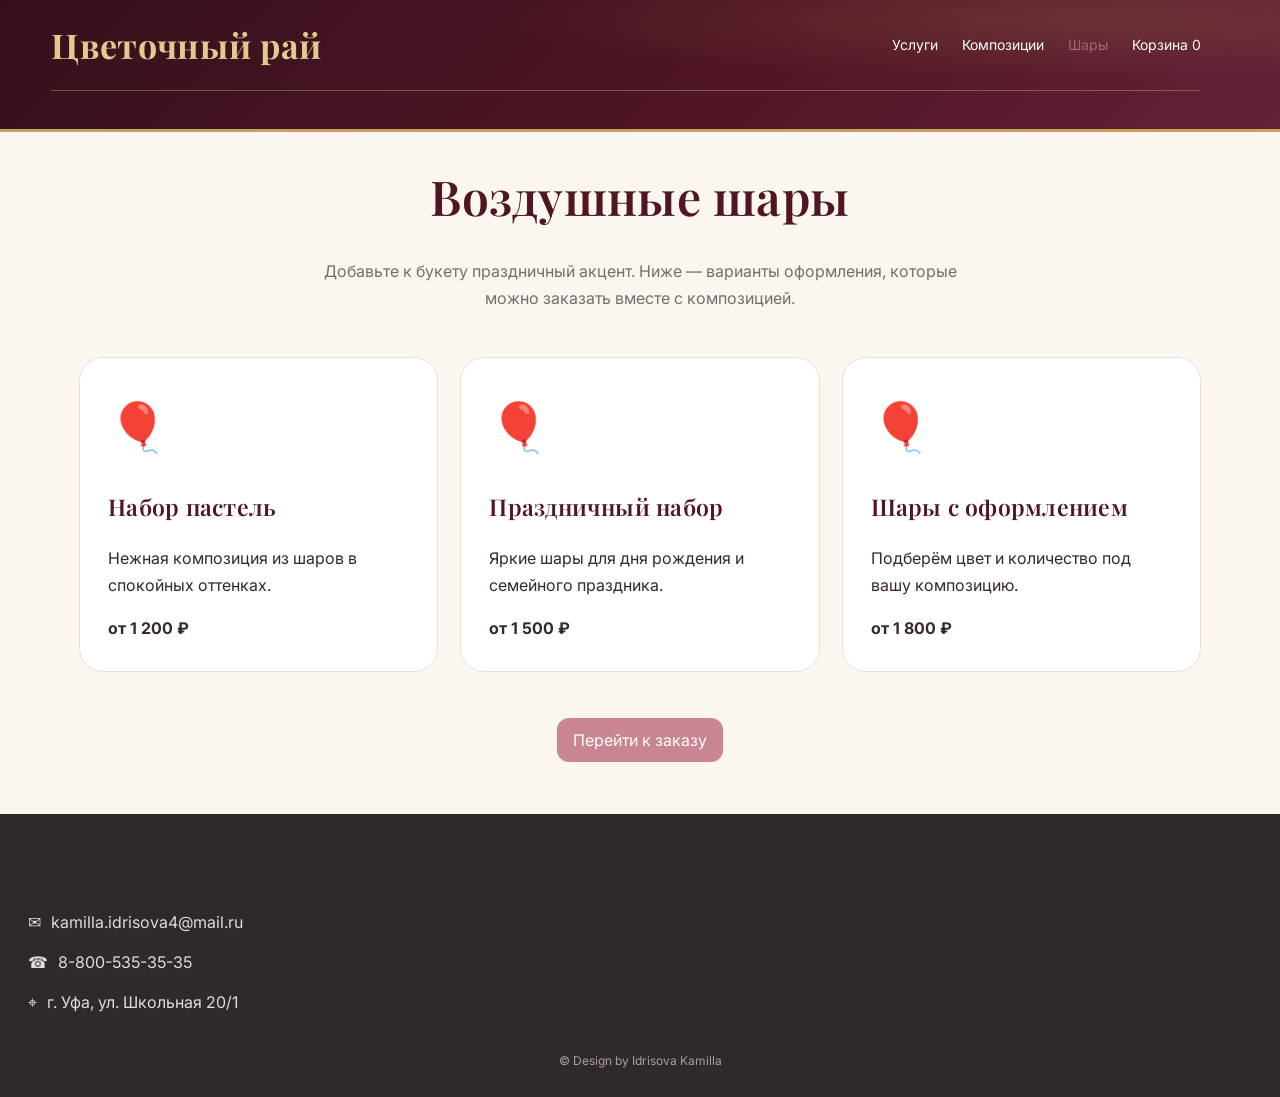
<file: balls.html>
<!doctype html><html lang="ru"><head><meta charset="UTF-8"><meta name="viewport" content="width=device-width,initial-scale=1.0"><link rel="stylesheet" href="styles/my.css"><title>Шары — Цветочный рай</title></head><body><div id="preloader"><div class="loader-box"><div class="loader-flower">✿</div><div class="loader-name">Цветочный рай</div><div class="loader-line"></div></div></div><header class="header"><div class="header__inner"><nav class="navigation"><a class="navigation__logo" href="index.html">Цветочный рай</a><ul class="navigation__menu"><li class="navigation__item"><a href="services.html">Услуги</a></li><li class="navigation__item"><a href="composition.html">Композиции</a></li><li class="navigation__item"><a class="active" href="balls.html">Шары</a></li><li class="navigation__item"><a href="cart.html">Корзина <span data-cart-count>0</span></a></li></ul></nav><div class="header__text"><div class="header__title"><h1>Цветочный рай</h1></div><p class="header__decription">Окунись в море красоты и ароматов</p></div></div></header><main class="main"><section class="page-hero"><h2 class="catalog__title">Воздушные шары</h2><p>Добавьте к букету праздничный акцент. Ниже — варианты оформления, которые можно заказать вместе с композицией.</p></section><div class="balls-grid"><article class="balls-card"><div class="balls-icon">🎈</div><h3>Набор пастель</h3><p>Нежная композиция из шаров в спокойных оттенках.</p><strong>от 1 200 ₽</strong></article><article class="balls-card"><div class="balls-icon">🎈</div><h3>Праздничный набор</h3><p>Яркие шары для дня рождения и семейного праздника.</p><strong>от 1 500 ₽</strong></article><article class="balls-card"><div class="balls-icon">🎈</div><h3>Шары с оформлением</h3><p>Подберём цвет и количество под вашу композицию.</p><strong>от 1 800 ₽</strong></article></div><div class="order"><a class="order__btn" href="cart.html">Перейти к заказу</a></div></main><footer class="footer"><div class="footer__inner"><div class="footer__content"><div class="contacts"><div class="contacts__item">✉ <span class="contacts__text"><a href="mailto:kamilla.idrisova4@mail.ru">kamilla.idrisova4@mail.ru</a></span></div><div class="contacts__item">☎ <span class="contacts__text"><a href="tel:+78005353535">8-800-535-35-35</a></span></div><div class="contacts__item">⌖ <span>г. Уфа, ул. Школьная 20/1</span></div></div></div></div><span class="copyright">© Design by Idrisova Kamilla</span></footer><script src="scripts.js"></script></body></html>
</file>
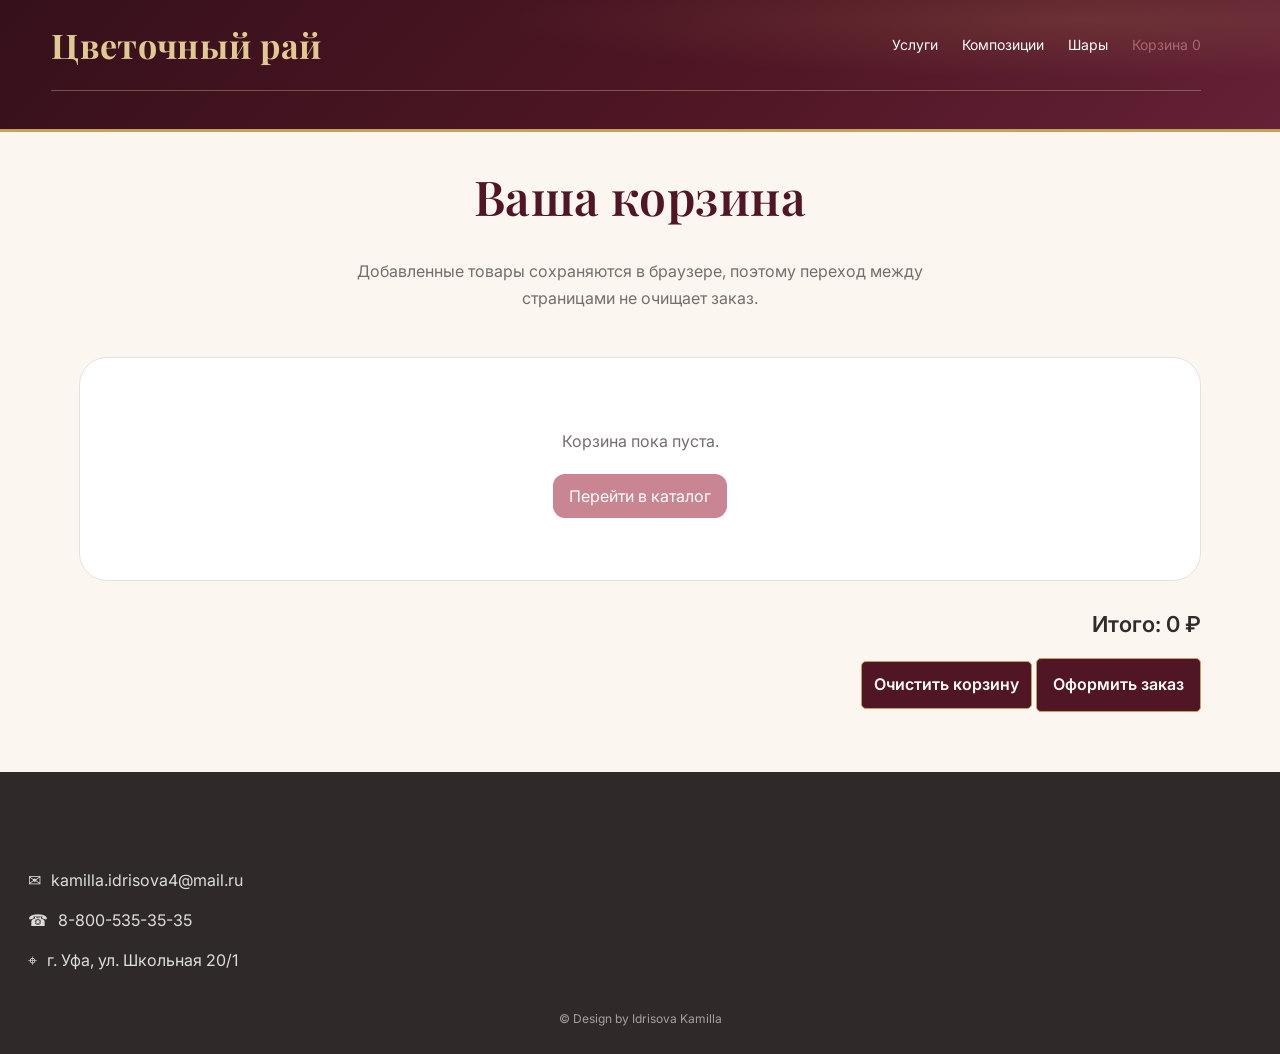
<file: cart.html>
<!doctype html><html lang="ru"><head><meta charset="UTF-8"><meta name="viewport" content="width=device-width,initial-scale=1.0"><link rel="stylesheet" href="styles/my.css"><title>Корзина — Цветочный рай</title></head><body><div id="preloader"><div class="loader-box"><div class="loader-flower">✿</div><div class="loader-name">Цветочный рай</div><div class="loader-line"></div></div></div><header class="header"><div class="header__inner"><nav class="navigation"><a class="navigation__logo" href="index.html">Цветочный рай</a><ul class="navigation__menu"><li class="navigation__item"><a href="services.html">Услуги</a></li><li class="navigation__item"><a href="composition.html">Композиции</a></li><li class="navigation__item"><a href="balls.html">Шары</a></li><li class="navigation__item"><a class="active" href="cart.html">Корзина <span data-cart-count>0</span></a></li></ul></nav><div class="header__text"><div class="header__title"><h1>Цветочный рай</h1></div><p class="header__decription">Окунись в море красоты и ароматов</p></div></div></header><main class="main"><section class="page-hero"><h2 class="catalog__title">Ваша корзина</h2><p>Добавленные товары сохраняются в браузере, поэтому переход между страницами не очищает заказ.</p></section><div class="cart-list" data-cart-list></div><div class="cart-empty" data-cart-empty>Корзина пока пуста.<br><br><a class="order__btn" href="index.html">Перейти в каталог</a></div><div class="cart-total">Итого: <span data-cart-total>0 ₽</span></div><div class="cart-actions"><button class="remove-btn" onclick="clearCart()">Очистить корзину</button> <button class="checkout-btn" onclick="alert('Спасибо! Для оформления заказа свяжитесь с нами по телефону 8-800-535-35-35.')">Оформить заказ</button></div></main><footer class="footer"><div class="footer__inner"><div class="footer__content"><div class="contacts"><div class="contacts__item">✉ <span class="contacts__text"><a href="mailto:kamilla.idrisova4@mail.ru">kamilla.idrisova4@mail.ru</a></span></div><div class="contacts__item">☎ <span class="contacts__text"><a href="tel:+78005353535">8-800-535-35-35</a></span></div><div class="contacts__item">⌖ <span>г. Уфа, ул. Школьная 20/1</span></div></div></div></div><span class="copyright">© Design by Idrisova Kamilla</span></footer><script src="scripts.js"></script></body></html>
</file>
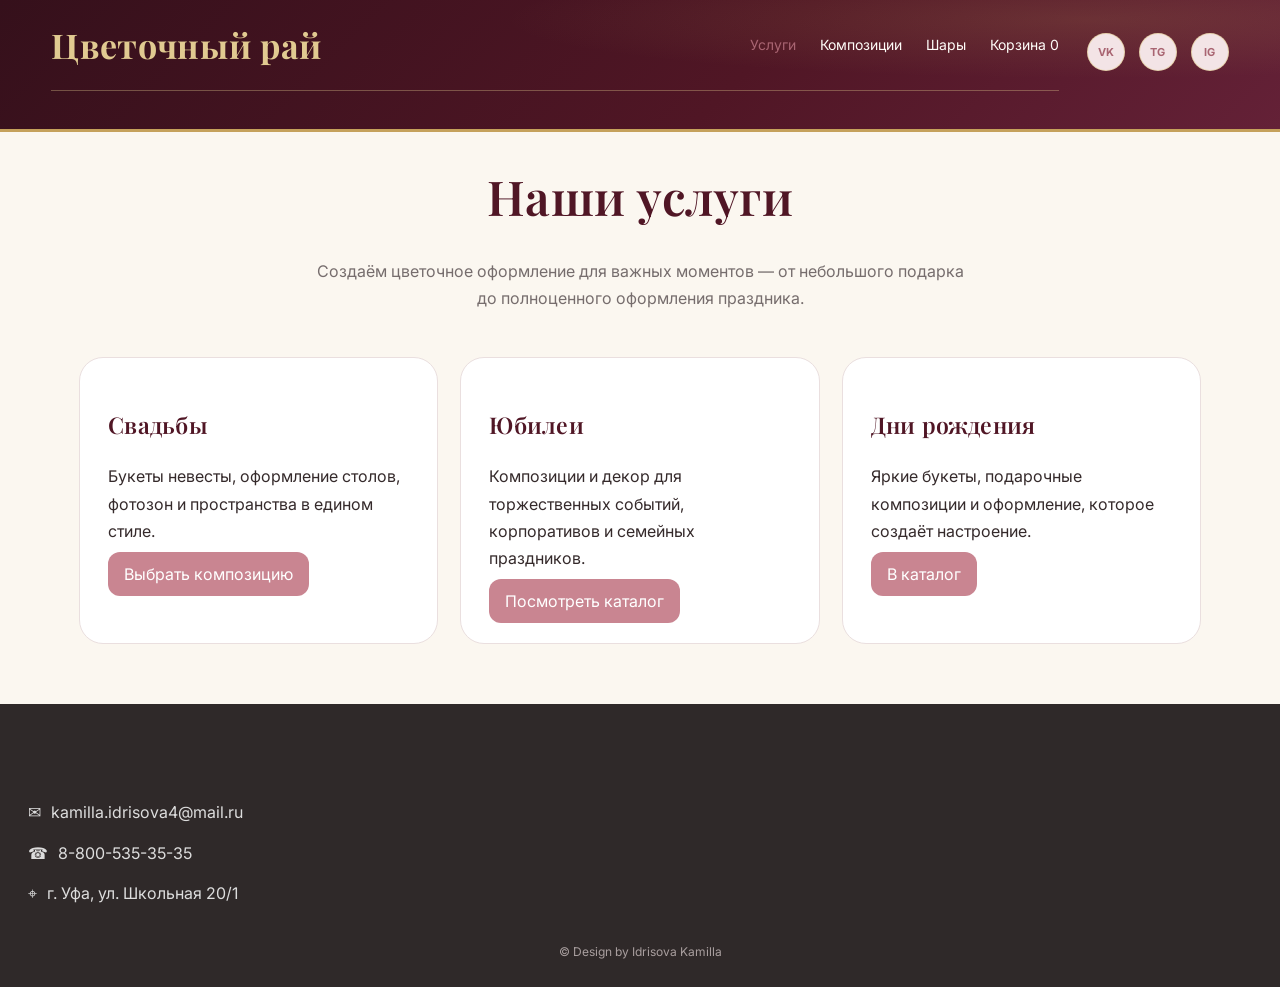
<file: services.html>
<!doctype html><html lang="ru"><head><meta charset="UTF-8"><meta name="viewport" content="width=device-width,initial-scale=1.0"><link rel="stylesheet" href="styles/my.css"><title>Услуги — Цветочный рай</title></head><body><div id="preloader"><div class="loader-box"><div class="loader-flower">✿</div><div class="loader-name">Цветочный рай</div><div class="loader-line"></div></div></div><header class="header"><div class="header__inner"><nav class="navigation"><a class="navigation__logo" href="index.html">Цветочный рай</a><ul class="navigation__menu"><li class="navigation__item"><a class="active" href="services.html">Услуги</a></li><li class="navigation__item"><a href="composition.html">Композиции</a></li><li class="navigation__item"><a href="balls.html">Шары</a></li><li class="navigation__item"><a href="cart.html">Корзина <span data-cart-count>0</span></a></li></ul></nav><div class="header__text"><div class="header__title"><h1>Цветочный рай</h1></div><p class="header__decription">Окунись в море красоты и ароматов</p></div><ul class="sociales"><li class="sociales__item"><a class="sociales__link vk" href="https://vk.com/flowerschesnokowka"></a></li><li class="sociales__item"><a class="sociales__link tg" href="#"></a></li><li class="sociales__item"><a class="sociales__link inst" href="https://instagram.com/kkkkamilo4ka"></a></li></ul></div></header><main class="main"><section class="page-hero"><h2 class="catalog__title">Наши услуги</h2><p>Создаём цветочное оформление для важных моментов — от небольшого подарка до полноценного оформления праздника.</p></section><div class="info-grid"><article class="info-card"><h3>Свадьбы</h3><p>Букеты невесты, оформление столов, фотозон и пространства в едином стиле.</p><a class="product-card__btn" href="composition.html">Выбрать композицию</a></article><article class="info-card"><h3>Юбилеи</h3><p>Композиции и декор для торжественных событий, корпоративов и семейных праздников.</p><a class="product-card__btn" href="composition.html">Посмотреть каталог</a></article><article class="info-card"><h3>Дни рождения</h3><p>Яркие букеты, подарочные композиции и оформление, которое создаёт настроение.</p><a class="product-card__btn" href="index.html#catalog">В каталог</a></article></div></main><footer class="footer"><div class="footer__inner"><div class="footer__content"><div class="contacts"><div class="contacts__item">✉ <span class="contacts__text"><a href="mailto:kamilla.idrisova4@mail.ru">kamilla.idrisova4@mail.ru</a></span></div><div class="contacts__item">☎ <span class="contacts__text"><a href="tel:+78005353535">8-800-535-35-35</a></span></div><div class="contacts__item">⌖ <span>г. Уфа, ул. Школьная 20/1</span></div></div></div></div><span class="copyright">© Design by Idrisova Kamilla</span></footer><script src="scripts.js"></script></body></html>
</file>
<file: styles/my.css>
@import url('https://fonts.googleapis.com/css2?family=Inter:wght@400;500;600;700&family=Playfair+Display:wght@500;600;700&display=swap');
:root{--bg:#fffaf8;--paper:#fff;--ink:#2f2929;--muted:#766d6d;--rose:#c98591;--rose-dark:#a96572;--line:#eadfdf;--shadow:0 14px 40px rgba(65,39,43,.10);--radius:22px}*{box-sizing:border-box}html{scroll-behavior:smooth}body{margin:0;background:var(--bg);color:var(--ink);font-family:Inter,Arial,sans-serif;line-height:1.6}body.loading{overflow:hidden}a{color:inherit;text-decoration:none}button{font:inherit}
#preloader{position:fixed;inset:0;background:var(--bg);z-index:9999;display:grid;place-items:center;transition:.45s}.loader-box{text-align:center}.loader-flower{font-size:42px;animation:pulse 1.1s infinite}.loader-name{font:600 28px 'Playfair Display',serif}.loader-line{width:150px;height:3px;background:#ead9dc;border-radius:99px;margin:18px auto;overflow:hidden}.loader-line:after{content:'';display:block;height:100%;width:45%;background:var(--rose);animation:load 1.2s infinite}.hidden{opacity:0;visibility:hidden}@keyframes load{from{transform:translateX(-100%)}to{transform:translateX(330%)}}@keyframes pulse{50%{transform:scale(1.12)}}
.header{background:rgba(255,250,248,.94);border-bottom:1px solid var(--line);position:sticky;top:0;z-index:100;backdrop-filter:blur(12px)}.header__inner{max-width:1450px;margin:auto;padding:16px 28px;display:grid;grid-template-columns:minmax(0,1fr) auto minmax(0,auto);align-items:center;gap:24px}.navigation{display:flex;align-items:center;gap:22px;min-width:0}.navigation__logo{font:600 23px 'Playfair Display',serif;white-space:nowrap;flex-shrink:0}.navigation__menu{display:flex;gap:15px;list-style:none;padding:0;margin:0;align-items:center;white-space:nowrap;min-width:0}.navigation__item a{font-size:14px;color:#4f4747;transition:.2s;white-space:nowrap}.navigation__item a:hover,.navigation__item a.active{color:var(--rose-dark)}.header__text{text-align:center}.header__title h1{font:600 34px 'Playfair Display',serif;margin:0}.header__decription{margin:0;color:var(--muted);font-size:13px}.sociales{list-style:none;display:flex;justify-content:flex-end;gap:9px;margin:0;padding:0}.sociales__link{width:34px;height:34px;border-radius:50%;background:#f3e4e6;display:block;position:relative}.sociales__link:after{position:absolute;inset:0;display:grid;place-items:center;font-size:11px;font-weight:700;color:var(--rose-dark)}.vk:after,.vk1:after{content:'VK'}.tg:after,.tg1:after{content:'TG'}.inst:after,.inst1:after{content:'IG'}.sociales__link:hover{transform:translateY(-2px)}
.main{max-width:1240px;margin:auto;padding:54px 28px 70px}.catalog__title,.section__title,.composition__title{font:600 clamp(30px,4vw,48px) 'Playfair Display',serif;text-align:center;margin:0 0 30px}.composition__subtitle{text-align:center;color:var(--muted);margin:-20px 0 35px}.card-container{display:grid;grid-template-columns:repeat(4,1fr);gap:24px}.product-card{background:var(--paper);border:1px solid var(--line);border-radius:var(--radius);overflow:hidden;padding:14px;box-shadow:0 7px 24px rgba(50,30,34,.05);display:flex;flex-direction:column;transition:.25s}.product-card:hover{transform:translateY(-5px);box-shadow:var(--shadow)}.product-card__image{width:100%;aspect-ratio:1;object-fit:cover;border-radius:16px;background:#f6eeee}.product-card__title{font:600 18px 'Playfair Display',serif;margin:15px 5px 7px;min-height:54px}.product-card__price{font-weight:600;margin:0 5px 14px;color:var(--rose-dark)}.product-card__price.is-quantity{display:flex;justify-content:space-between}.product-card__price.is-quantity span:last-child{font-size:12px;color:var(--muted)}.product-card__btn,.order__btn,.checkout-btn{border:0;border-radius:12px;padding:12px 16px;background:var(--rose);color:#fff;cursor:pointer;transition:.2s;margin-top:auto}.product-card__btn:hover,.order__btn:hover,.checkout-btn:hover{background:var(--rose-dark)}.product-card__btn.added{background:#6c9b78}
.services,.masters,.feedback,.delivery,.promo{margin-top:90px}.services__inner{display:grid;grid-template-columns:repeat(3,1fr);gap:22px}.service__item{min-height:240px;border-radius:24px;background-size:cover;background-position:center;display:flex;align-items:flex-end;padding:24px;position:relative;overflow:hidden}.service__item:after{content:'';position:absolute;inset:0;background:linear-gradient(transparent 35%,rgba(20,10,12,.55))}.services__name{position:relative;z-index:1;color:#fff;font:600 27px 'Playfair Display',serif}.wedding{background-image:url('../sourse/мастера.jpg')}.anniversary{background-image:url('../sourse/цветыввазе.jpg')}.birthday{background-image:url('../sourse/солнце.jpg')}.masters__inner,.feedback__item,.delivery__content{background:#fff;border:1px solid var(--line);border-radius:28px;padding:28px;box-shadow:0 7px 25px rgba(50,30,34,.05)}.masters__inner{display:grid;grid-template-columns:1fr 1fr;gap:40px;align-items:center}.masters__image img,.delivery__image img{width:100%;max-height:480px;object-fit:cover;border-radius:20px}.masters__descriptions,.delivery__text{font-size:17px;color:var(--muted)}.feedback__inner{display:grid;grid-template-columns:1fr 1fr;gap:24px}.feedback__item{display:grid;grid-template-columns:130px 1fr;gap:22px}.feedback__image img{width:130px;height:130px;object-fit:cover;border-radius:50%}.feedback__content h3{font:600 22px 'Playfair Display',serif}.feedback__content p{font-size:14px;color:var(--muted)}.delivery__content{display:grid;grid-template-columns:1fr 1fr;gap:35px;align-items:center}.promo{padding:60px 30px;border-radius:30px;background:#ead4d7;text-align:center}.promo__text{font:600 34px 'Playfair Display',serif}.order{text-align:center;margin-top:55px}.order form{display:flex;justify-content:center;gap:14px}
.composition{margin-bottom:60px;display:grid;grid-template-columns:repeat(4,minmax(0,1fr));gap:24px}.composition__header{grid-column:1/-1}.composition .product-card{width:auto;margin:0;min-width:0}.composition .product-card:nth-child(4n+1){margin-left:0}.about-grid{display:grid;gap:28px}.master-card{display:grid;grid-template-columns:360px 1fr;align-items:center;gap:40px;background:#fff;border:1px solid var(--line);border-radius:28px;padding:24px;box-shadow:0 7px 25px rgba(50,30,34,.05)}.master-card img{width:100%;height:360px;object-fit:cover;border-radius:20px}.master-card h3{font:600 30px 'Playfair Display',serif}.master-card p{color:var(--muted)}.contact-box{margin-top:50px;padding:35px;border-radius:28px;background:#fff;border:1px solid var(--line)}.contact-box a{color:var(--rose-dark)}.page-hero{text-align:center;margin-bottom:45px}.page-hero p{color:var(--muted);max-width:650px;margin:auto}.info-grid,.balls-grid{display:grid;grid-template-columns:repeat(3,1fr);gap:22px}.info-card,.balls-card{background:#fff;border:1px solid var(--line);padding:28px;border-radius:24px}.info-card h3,.balls-card h3{font:600 23px 'Playfair Display',serif}.balls-icon{font-size:48px}.cart-empty{text-align:center;background:#fff;border:1px solid var(--line);border-radius:28px;padding:70px 25px;color:var(--muted)}.cart-list{display:grid;gap:14px}.cart-item{display:grid;grid-template-columns:90px 1fr auto;gap:18px;align-items:center;background:#fff;border:1px solid var(--line);border-radius:20px;padding:12px 16px}.cart-item img{width:90px;height:90px;object-fit:cover;border-radius:13px}.cart-item h3{margin:0;font:600 19px 'Playfair Display',serif}.cart-item p{color:var(--rose-dark);font-weight:600}.remove-btn{border:0;background:#f4e7e8;color:#9a6069;padding:9px 12px;border-radius:10px;cursor:pointer}.cart-total{text-align:right;margin-top:25px;font-size:22px;font-weight:600}.cart-actions{text-align:right;margin-top:15px}.footer{background:#2f2929;color:#fff;padding:50px 28px 25px}.footer .navigation{max-width:1240px;margin:auto;justify-content:space-between}.footer .navigation__logo,.footer .navigation__item a{color:#fff}.footer__inner{max-width:1240px;margin:45px auto 0}.footer__content{display:flex;justify-content:space-between;align-items:center}.contacts{display:grid;gap:13px}.contacts__item{display:flex;gap:10px;color:#ddd}.contacts__text a{color:#ddd}.footer__logo img{max-width:160px;max-height:80px}.copyright{display:block;text-align:center;color:#a99f9f;font-size:12px;margin-top:35px}
@media(max-width:1000px){.header__inner{grid-template-columns:1fr;gap:14px}.navigation{justify-content:center;flex-wrap:wrap}.navigation__menu{white-space:normal}.sociales{justify-content:center}.header__text{order:-1}.card-container{grid-template-columns:repeat(3,1fr)}.composition{grid-template-columns:repeat(3,minmax(0,1fr))}.info-grid,.balls-grid{grid-template-columns:1fr 1fr}}@media(max-width:700px){.main{padding:35px 16px 50px}.navigation__menu{gap:11px;flex-wrap:wrap;justify-content:center}.header__title h1{font-size:28px}.card-container{grid-template-columns:repeat(2,1fr);gap:14px}.composition{grid-template-columns:repeat(2,minmax(0,1fr));gap:14px}.services__inner,.masters__inner,.feedback__inner,.delivery__content,.info-grid,.balls-grid{grid-template-columns:1fr}.master-card{grid-template-columns:1fr}.master-card img{height:300px}.feedback__item{grid-template-columns:80px 1fr}.feedback__image img{width:80px;height:80px}.footer .navigation{flex-direction:column}.footer__content{flex-direction:column;gap:30px;text-align:center}.order form{flex-direction:column;width:100%;max-width:350px;margin:auto}.promo__text{font-size:27px}}@media(max-width:430px){.card-container{grid-template-columns:1fr}.composition{grid-template-columns:1fr}.cart-item{grid-template-columns:70px 1fr}.cart-item img{width:70px;height:70px}.cart-item .remove-btn{grid-column:2;justify-self:start}}

.header__inner{max-width:1600px;grid-template-columns:minmax(0,1fr) auto;gap:28px;padding-left:32px;padding-right:32px;}
.navigation{width:100%;justify-content:flex-start;gap:28px;}
.navigation__menu{flex:1;justify-content:flex-end;gap:22px;}
.header__text{display:none;}
.navigation__item a{font-size:15px;}
.composition{width:100%;max-width:1500px;margin-left:auto;margin-right:auto;grid-template-columns:repeat(4,minmax(0,1fr));gap:26px;}
.composition .composition__header{grid-column:1/-1;}
@media(max-width:1100px){.header__inner{grid-template-columns:1fr;}.navigation{justify-content:center;flex-wrap:wrap;}.navigation__menu{justify-content:center;flex-wrap:wrap;}.composition{grid-template-columns:repeat(3,minmax(0,1fr));}}
@media(max-width:700px){.composition{grid-template-columns:repeat(2,minmax(0,1fr));}}
@media(max-width:430px){.composition{grid-template-columns:1fr;}}

.header__inner{width:100%;max-width:1700px;}
.navigation__menu{display:flex;align-items:center;flex-wrap:nowrap;white-space:nowrap;}
.navigation__item,.navigation__item a,.cart-link,.cart-count{white-space:nowrap;word-break:keep-all;overflow-wrap:normal;}
.cart-link{display:inline-flex;align-items:center;gap:4px;line-height:1;min-width:max-content;}
.cart-count{display:inline-block;min-width:1ch;line-height:1;font-variant-numeric:tabular-nums;}
@media(max-width:1100px){.header__inner{padding-left:20px;padding-right:20px;}.navigation{gap:18px;}.navigation__menu{gap:14px;}.navigation__item a{font-size:14px;}}

/* ФОРМА ОБРАТНОЙ СВЯЗИ */
.contact-section {
    padding: 70px 20px;
    background: radial-gradient(circle at 90% 10%, rgba(197, 161, 91, 0.13), transparent 35%), #f4ece3;
}
.contact-card {
    box-sizing: border-box;
    width: min(100%, 620px);
    margin: 0 auto;
    padding: clamp(25px, 5vw, 48px);
    background: #fffdf9;
    border: 1px solid #e2d1b5;
    border-top: 4px solid #c5a15b;
    border-radius: 12px;
    box-shadow: 0 18px 50px rgba(53, 16, 27, 0.10);
}
.contact-eyebrow {
    margin: 0 0 12px;
    color: #a17d3c;
    font-size: 12px;
    font-weight: 700;
    letter-spacing: 0.2em;
    text-align: center;
}
.contact-card h2 {
    margin: 0 0 16px;
    color: #501625;
    font-family: "Playfair Display", Georgia, serif;
    font-size: clamp(28px, 4vw, 40px);
    text-align: center;
}
.contact-description {
    max-width: 450px;
    margin: 0 auto 28px;
    color: #796c6b;
    text-align: center;
}
.contact-field {
    display: flex;
    flex-direction: column;
    gap: 8px;
    margin-bottom: 20px;
}
.contact-field label {
    color: #501625;
    font-size: 14px;
    font-weight: 600;
}
.contact-field input {
    box-sizing: border-box;
    width: 100%;
    min-height: 48px;
    padding: 12px 14px;
    border: 1px solid #e2d1b5;
    border-radius: 6px;
    background: #fff;
    color: #352a2b;
    font: inherit;
}
.contact-field input:focus {
    border-color: #c5a15b;
    outline: 2px solid rgba(197, 161, 91, 0.2);
}
#contact-submit {
    width: 100%;
    min-height: 49px;
    margin-top: 4px;
    padding: 13px 20px;
    border: 1px solid #c5a15b;
    border-radius: 6px;
    background: #501625;
    color: #fffdf9;
    font: inherit;
    font-weight: 600;
    cursor: pointer;
    transition: background 0.2s ease, color 0.2s ease;
}
#contact-submit:hover {
    background: #c5a15b;
    color: #35101b;
}
#contact-submit:disabled {
    cursor: wait;
    opacity: 0.7;
}
.contact-status {
    min-height: 24px;
    margin: 14px 0 0;
    color: #501625;
    font-size: 14px;
    text-align: center;
    overflow-wrap: anywhere;
}
@media (max-width: 480px) {
    .contact-section {
        padding: 40px 14px;
    }
}
:root {
    --lux-burgundy: #501625;
    --lux-burgundy-dark: #35101b;
    --lux-wine: #70253a;
    --lux-gold: #c5a15b;
    --lux-gold-light: #e1ca91;
    --lux-cream: #fbf7f0;
    --lux-white: #fffdf9;
    --lux-text: #352a2b;
    --lux-muted: #796c6b;
    --lux-border: #e8dccb;
    --lux-shadow: 0 12px 35px rgba(53, 16, 27, 0.10);
}

/* Основной стиль */

html {
    scroll-behavior: smooth;
}

body {
    margin: 0;
    background: var(--lux-cream);
    color: var(--lux-text);
    font-family: "Inter", Arial, sans-serif;
    line-height: 1.7;
}

::selection {
    background: var(--lux-gold);
    color: var(--lux-burgundy-dark);
}

img {
    max-width: 100%;
}

h1, h2, h3, h4,
.header__title,
.composition__title {
    font-family: "Playfair Display", Georgia, serif;
    color: var(--lux-burgundy);
    line-height: 1.2;
}

h2, h3 {
    letter-spacing: 0.01em;
}

/* Шапка и навигация */

.header {
    position: relative;
    background:
        radial-gradient(
            ellipse at 85% 15%,
            rgba(197, 161, 91, 0.16),
            transparent 38%
        ),
        linear-gradient(
            135deg,
            var(--lux-burgundy-dark),
            var(--lux-burgundy) 58%,
            #642137
        );
    color: var(--lux-white);
    border-bottom: 3px solid var(--lux-gold);
}

.header__inner {
    width: min(1200px, 92%);
    margin: 0 auto;
    padding: 22px 0 38px;
}

.navigation {
    display: flex;
    align-items: center;
    justify-content: space-between;
    flex-wrap: wrap;
    gap: 20px;
    padding-bottom: 22px;
    border-bottom: 1px solid rgba(225, 202, 145, 0.35);
}

.navigation__logo {
    color: var(--lux-gold-light) !important;
    font-family: "Playfair Display", Georgia, serif;
    font-size: clamp(23px, 3vw, 34px);
    font-weight: 700;
    text-decoration: none !important;
    letter-spacing: 0.02em;
}

.navigation__menu {
    display: flex;
    align-items: center;
    flex-wrap: wrap;
    gap: 10px 24px;
    margin: 0;
    padding: 0;
    list-style: none;
}

.navigation__item a {
    color: var(--lux-white);
    font-size: 14px;
    text-decoration: none !important;
    transition: color 0.25s ease;
}

.navigation__item a:hover {
    color: var(--lux-gold-light);
}

/* Первый экран */

.header__text {
    max-width: 850px;
    margin: 0 auto;
    padding: 76px 12px 58px;
    text-align: center;
}

.header__title h1 {
    margin: 0 0 18px;
    color: var(--lux-white);
    font-size: clamp(42px, 7vw, 82px);
    font-weight: 600;
    letter-spacing: -0.035em;
}

.header__title h1::after {
    content: "";
    display: block;
    width: 82px;
    height: 2px;
    margin: 24px auto 0;
    background: var(--lux-gold);
}

.header__decription {
    margin: 22px 0 0;
    color: var(--lux-white);
    font-size: clamp(16px, 2vw, 21px);
    letter-spacing: 0.04em;
}

/* Заголовки разделов */

.main {
    width: min(1200px, 92%);
    margin: 0 auto;
    padding-top: 32px;
    padding-bottom: 60px;
}

.composition {
    padding-top: 22px;
}

.composition__header {
    margin-bottom: 30px;
    text-align: center;
}

.composition__title {
    margin-bottom: 14px;
    font-size: clamp(30px, 4vw, 46px);
}

.composition__title::after {
    content: "";
    display: block;
    width: 58px;
    height: 2px;
    margin: 16px auto 0;
    background: var(--lux-gold);
}

/* Карточки и изображения */

.card,
.container4,
.fig3 {
    border-radius: 14px;
}

.card {
    overflow: hidden;
    border: 1px solid var(--lux-border) !important;
    background: var(--lux-white);
    box-shadow: var(--lux-shadow);
    transition:
        transform 0.25s ease,
        box-shadow 0.25s ease;
}

.card:hover {
    transform: translateY(-4px);
    box-shadow: 0 18px 42px rgba(53, 16, 27, 0.15);
}

.card img,
.container4 img,
.fig3 img {
    max-width: 100%;
    height: auto;
}

.card img {
    transition: transform 0.4s ease;
}

.card:hover img {
    transform: scale(1.025);
}

figure {
    margin-bottom: 0;
}

/* Кнопки */

button,
.btn,
input[type="submit"],
input[type="button"] {
    border: 1px solid var(--lux-gold) !important;
    border-radius: 5px !important;
    background: var(--lux-burgundy) !important;
    color: var(--lux-white) !important;
    padding: 11px 22px;
    font-weight: 600;
    text-decoration: none !important;
    transition:
        background 0.25s ease,
        color 0.25s ease,
        transform 0.25s ease;
}

button:hover,
.btn:hover,
input[type="submit"]:hover,
input[type="button"]:hover {
    background: var(--lux-gold) !important;
    color: var(--lux-burgundy-dark) !important;
    transform: translateY(-2px);
}

a {
    transition: color 0.2s ease;
}

.main a:not(.btn):hover {
    color: var(--lux-wine);
}

/* Поля ввода и формы */

input:not([type="submit"]):not([type="button"]),
select,
textarea {
    max-width: 100%;
    border: 1px solid var(--lux-border);
    border-radius: 6px;
    background: var(--lux-white);
    color: var(--lux-text);
    padding: 10px 12px;
}

input:focus,
select:focus,
textarea:focus {
    outline: 2px solid rgba(197, 161, 91, 0.45);
    outline-offset: 1px;
}

/* Социальные ссылки */

.sociales {
    display: flex;
    justify-content: center;
    flex-wrap: wrap;
    gap: 14px;
    margin: 0;
    padding: 0;
    list-style: none;
}

.sociales__link {
    display: inline-flex;
    align-items: center;
    justify-content: center;
    width: 38px;
    height: 38px;
    border: 1px solid rgba(225, 202, 145, 0.65);
    border-radius: 50%;
    transition: background 0.25s ease;
}

.sociales__link:hover {
    background: rgba(197, 161, 91, 0.2);
}

/* Ссылки и декоративные элементы */

hr {
    border-color: var(--lux-gold);
    opacity: 0.55;
}

.main a {
    overflow-wrap: anywhere;
}

/* Адаптация для телефона */

@media (max-width: 768px) {
    .header__inner {
        padding-top: 16px;
    }

    .navigation {
        justify-content: center;
        text-align: center;
    }

    .navigation__menu {
        justify-content: center;
        gap: 10px 16px;
    }

    .header__text {
        padding: 48px 6px 38px;
    }

    .main {
        width: 94%;
        padding-top: 20px;
    }

    .card:hover {
        transform: none;
    }
}

@media (prefers-reduced-motion: reduce) {
    *,
    *::before,
    *::after {
        scroll-behavior: auto !important;
        transition-duration: 0.01ms !important;
    }
}


/* Блок обратной связи */
.contact-section {
    position: relative;
    display: flex;
    justify-content: center;
    align-items: center;
    width: 100%;
    padding: 60px 20px;
    margin: 0;
    box-sizing: border-box;
    clear: both;
}

/* Карточка обратной связи */
.contact-card {
    position: relative;
    width: 100%;
    max-width: 650px;
    margin: 0 auto;
    box-sizing: border-box;
}

/* Футер располагается после обратной связи */
.footer {
    position: relative;
    width: 100%;
    margin-top: 0;
    clear: both;
}
</file>
